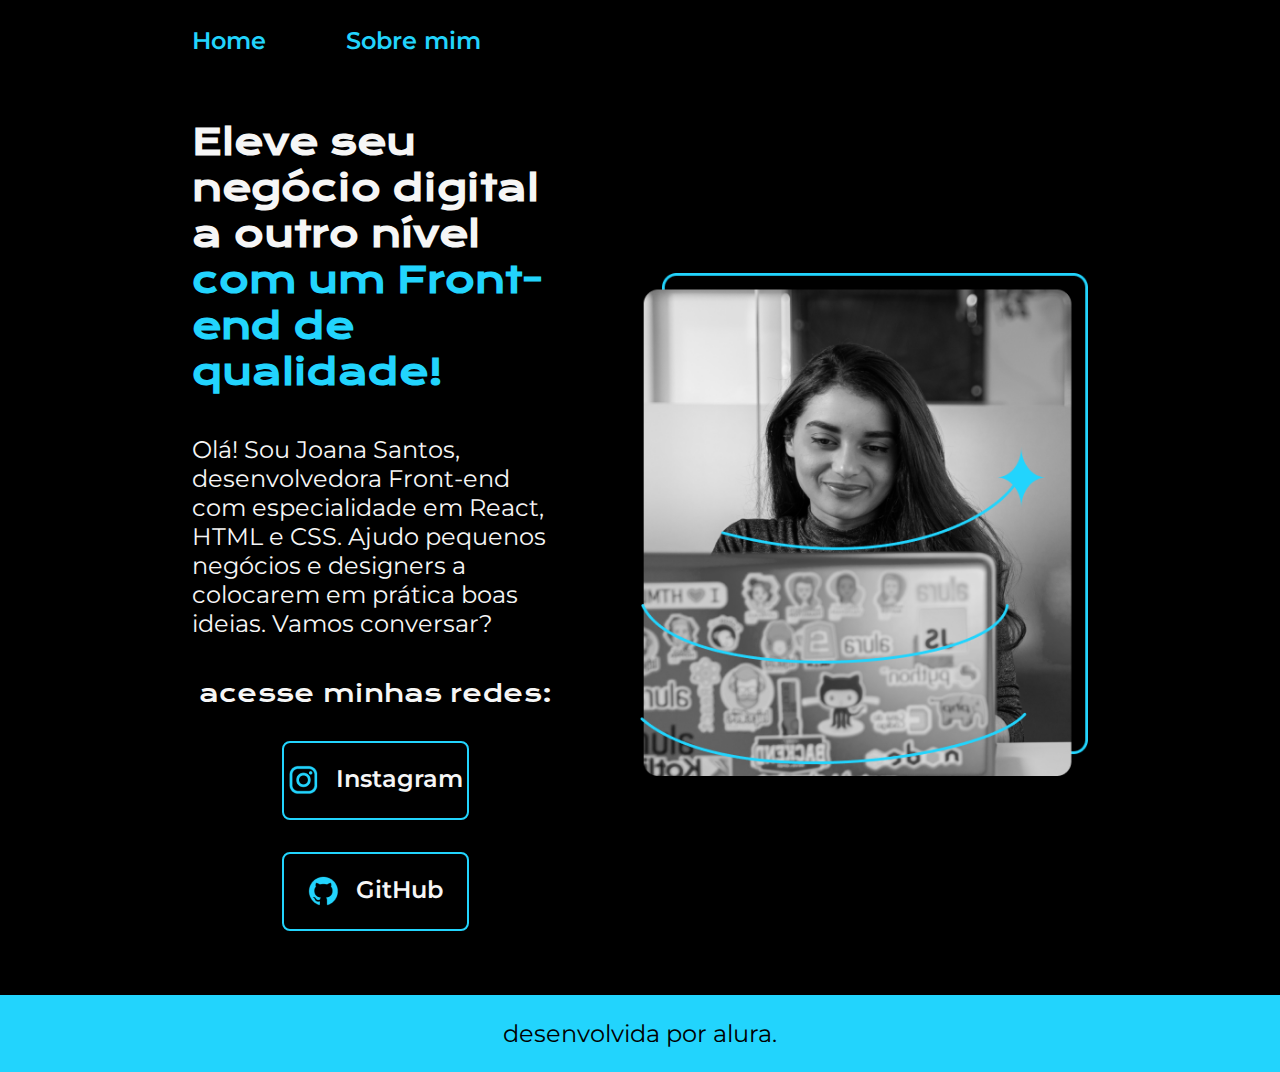
<file: index.html>
<!DOCTYPE html>
<html lang="pt-br">
<head>
    <meta charset="UTF-8"> 
    <meta http-equiv="X-UA-Compatible" content="IE=edge">
    <meta name="viewport" content="width=device-width, initial-scale=1.0">
    <title>Portifolio</title>
    <link rel="stylesheet" href="/styles/style.css">
</head>
<body>
    <header class="cabecalho">
        <nav class="cabecalho__menu">
            <a class="cabecalho__menu__link" href="index.html">Home</a>
            <a class="cabecalho__menu__link" href="about.html">Sobre mim</a>
        </nav>
    </header>
    <main class="apresentacao">
     <section class="apresentacao__conteudo">
        <h1 class="apresentacao__conteudo__titulo">Eleve seu negócio digital a outro nível 
            <strong class="titulo-destaque">com um Front-end de qualidade! </strong></h1>
        <p class="apresentacao__conteudo__texto">Olá! Sou Joana Santos, desenvolvedora 
            Front-end com especialidade em React, HTML e
            CSS. Ajudo pequenos negócios e designers a 
            colocarem em prática boas ideias. Vamos 
            conversar?</p>
        <div class="apresentacao__links">
            <h2 class="apresentacao__links__subtitulo">acesse minhas redes:</h2>
            <a class="apresentacao__links__navegacao" href="https://instagram.com/rafaballerini">
                <img src="assets/instagram.png" alt="logo do instagram">
                Instagram</a>
            <a class="apresentacao__links__navegacao" href="https://github.com/guilhermeonrails"> 
                <img  src="assets/github.png" alt="logo do github">
                 GitHub</a>
        </div>
        </section>
            <img class="apresentacao__imagem" src="assets/curso.png" alt="Foto da Joana Santos programando">
    </main>
    <footer class="rodape">
        <p>desenvolvida por alura.</p>
    </footer> 
</body>
</html>
</file>
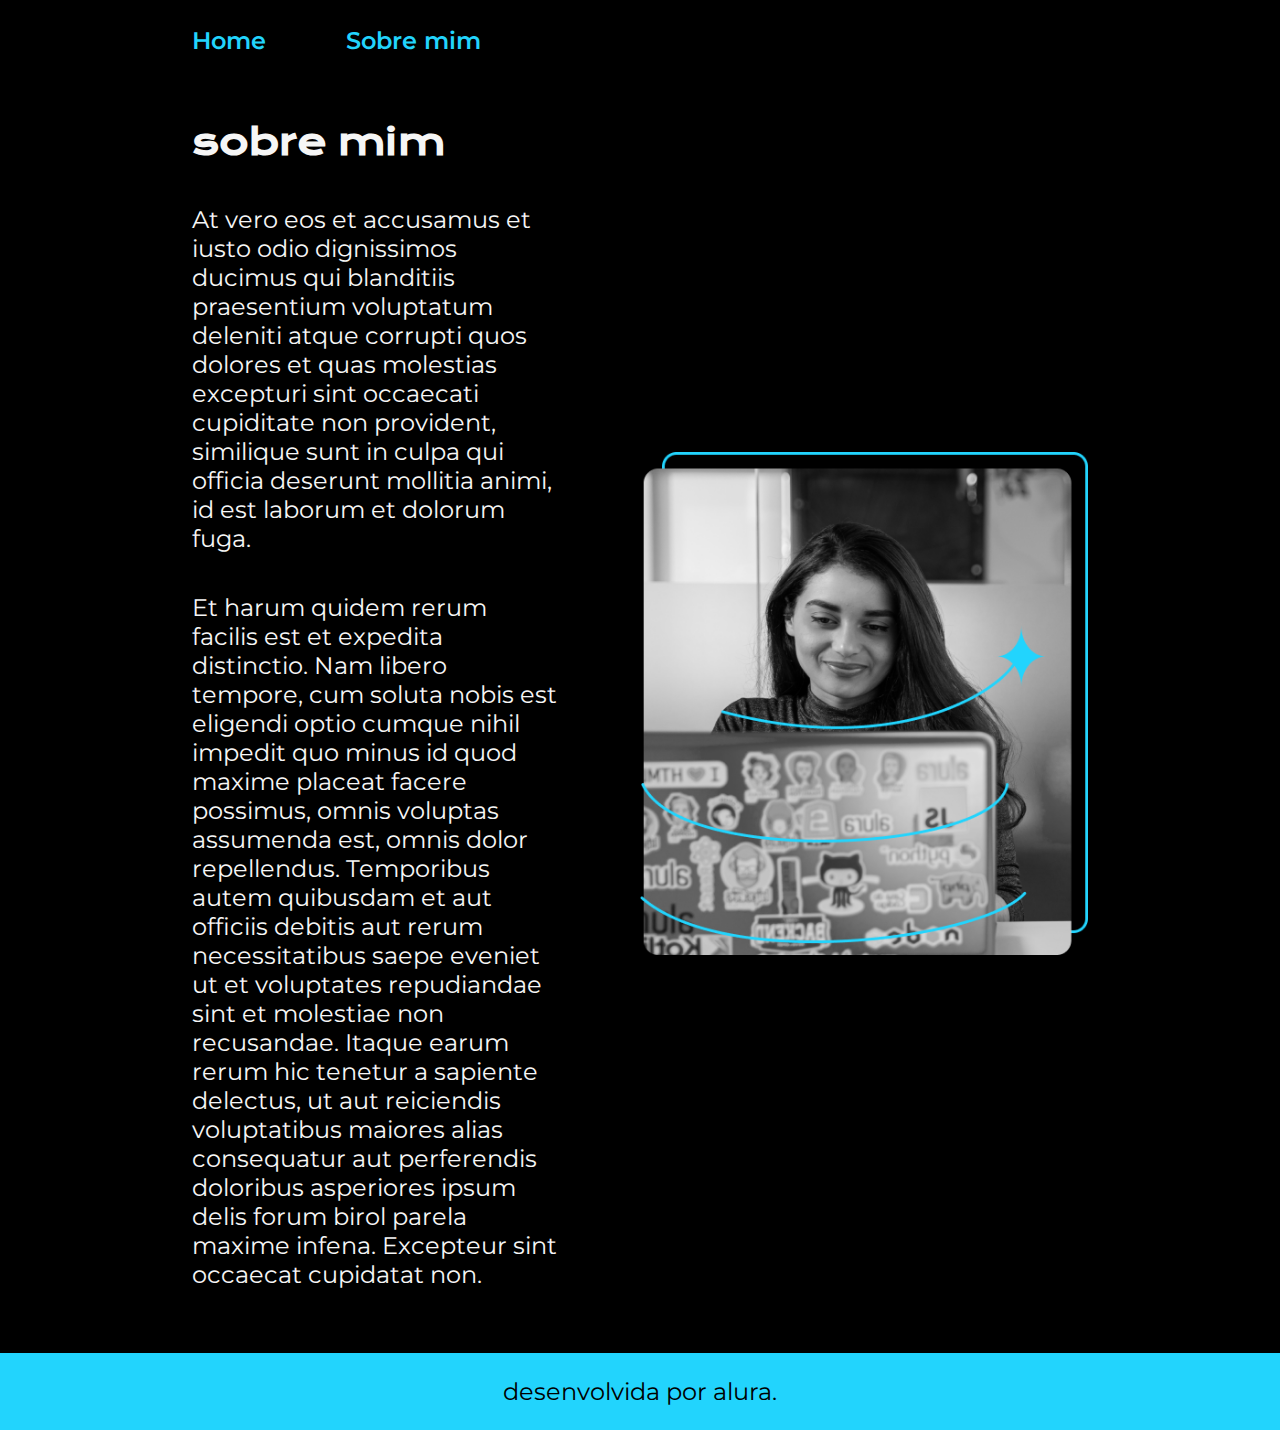
<file: about.html>
<!DOCTYPE html>
<html lang="pt-br">
<head>
    <meta charset="UTF-8">
    <meta name="viewport" content="width=, initial-scale=1.0">
    <title>sobre mim</title>
    <link rel="stylesheet" href="/styles/style.css">
</head>
<body>
   <header class="cabecalho">
    <nav class="cabecalho__menu">
        <a class="cabecalho__menu__link" href="index.html">Home</a>
        <a class="cabecalho__menu__link" href="about.html">Sobre mim</a>
    </nav>
   </header>
   <main class="apresentacao">
<section class="apresentacao__conteudo">
<h1 class="apresentacao__conteudo__titulo">sobre mim</h1>
<p class="apresentacao__conteudo__texto">At vero eos et accusamus et iusto odio dignissimos ducimus qui blanditiis praesentium voluptatum deleniti atque corrupti quos dolores et quas molestias excepturi sint occaecati 
cupiditate non provident, similique sunt in culpa qui officia deserunt mollitia animi, id est laborum et dolorum fuga.
</p>
<p class="apresentacao__conteudo__texto">  Et harum quidem rerum facilis est et expedita distinctio. Nam libero tempore, cum soluta nobis est eligendi optio cumque nihil impedit quo minus id quod maxime placeat facere possimus,
 omnis voluptas assumenda est, omnis dolor repellendus. Temporibus autem quibusdam et aut officiis debitis aut rerum necessitatibus saepe eveniet ut et voluptates repudiandae sint et molestiae non recusandae. Itaque earum rerum hic tenetur a sapiente delectus, ut aut reiciendis voluptatibus maiores alias consequatur aut perferendis doloribus asperiores ipsum delis forum birol parela maxime infena.
  Excepteur sint occaecat cupidatat non.</p>
</section>
<img  class="apresentacao__imagem" src="assets/curso.png" alt="Foto da Joana Santos programando">
   </main>
   <footer class="rodape">
    <p>desenvolvida por alura.</p>
   </footer>
</body>
</html>
</file>
<file: styles/style.css>
@import url('https://fonts.googleapis.com/css2?family=Krona+One&family=Montserrat:wght@400;600&display=swap');

:root{ 
    --cor-primaria: #000000;
    --cor-secundaria: #F6F6F6;
    --cor-terciaria: #22D4FD;
    --cor-hover: #272727;
    --fonte-primaria: 'Krona One', sans-serif;
    --font-secundaria: 'Montserrat', sans-serif;

}
*{
    margin: 0;
    padding: 0;
}
body  { 
background-color:var(--cor-primaria);
 /* height: 100vh; */
box-sizing: border-box; 
}
.cabecalho{
    padding: 2% 0% 0% 15%;
}

@media (max-width: 1024px) {
    .cabecalho {
        padding: 6%;
    }
}
.cabecalho__menu{
    display: flex;
    gap: 80px;
}

@media (max-width: 1024px) {
    .cabecalho__menu {
        justify-content: center;
    }
}

.cabecalho__menu__link{
    font-family: var(--font-secundaria);
    font-size: 24px;
    font-weight: 600;
    color: var(--cor-terciaria);
    text-decoration: none;
}

.titulo-destaque{
    color:var(--cor-terciaria);
}

.apresentacao{
     padding: 5% 15%;
    display: flex;
    align-items: center; 
    justify-content: space-between;
    gap: 82px;
}
@media (max-width: 1024px) {
.apresentacao {
    flex-direction: column-reverse;
    padding: 5%;
}
}

.apresentacao__conteudo{
    width:50%;
    display: flex;
    flex-direction: column;
    gap: 40px;
}

@media (max-width: 1024px) {
    .apresentacao__conteudo {
        width: auto;
    }
}

.apresentacao__conteudo__titulo{
    color: var(--cor-secundaria);
    font-size: 2.25rem;
    font-family: var(--fonte-primaria); 
}

.apresentacao__conteudo__texto{
    color: var(--cor-secundaria);
    font-size: 1.5rem;
    font-family: var(--font-secundaria);
}

.apresentacao__links{
    color: var(--cor-secundaria);
    display: flex;
    flex-direction: column;
    gap: 32px;
    justify-content: space-between;
    align-items: center;
}
.apresentacao__links__subtitulo{ 
    font-family: var(--fonte-primaria);
    font-weight: 400 ;
    font-size: 1.5rem;
}

.apresentacao__links__navegacao{
    /* background-color: #22D4FD; */
    display: flex;
    justify-content: center;
    gap: 16px;
    border: 2px solid var(--cor-terciaria);
    width: 50%;
    text-align: center;
    border-radius: 8px;
    font-size: 1.5rem;
    font-weight: 600;
    padding: 21.5px 0;
    text-decoration: none;
    color:var(--cor-secundaria);
    font-family: var(--font-secundaria);
}

@media (max-width:1024px){
  .apresentacao__links__navegacao{
    width: 100%; 
  }
}

.apresentacao__links__link:hover{
    background-color: var(--cor-hover);
}

.apresentacao__imagem{ 
    width:50%;
}

.rodape{ 
    padding: 24px;
    color:var(--cor-primaria);
    background-color: var(--cor-terciaria);
    text-align: center;
    font-family: var(--font-secundaria);
    font-size: 1.5rem;
    font-weight: 400;
}

@media (max-width: 1024px) {
    .apresentacao {
        flex-direction: column-reverse;
    }
}
</file>
